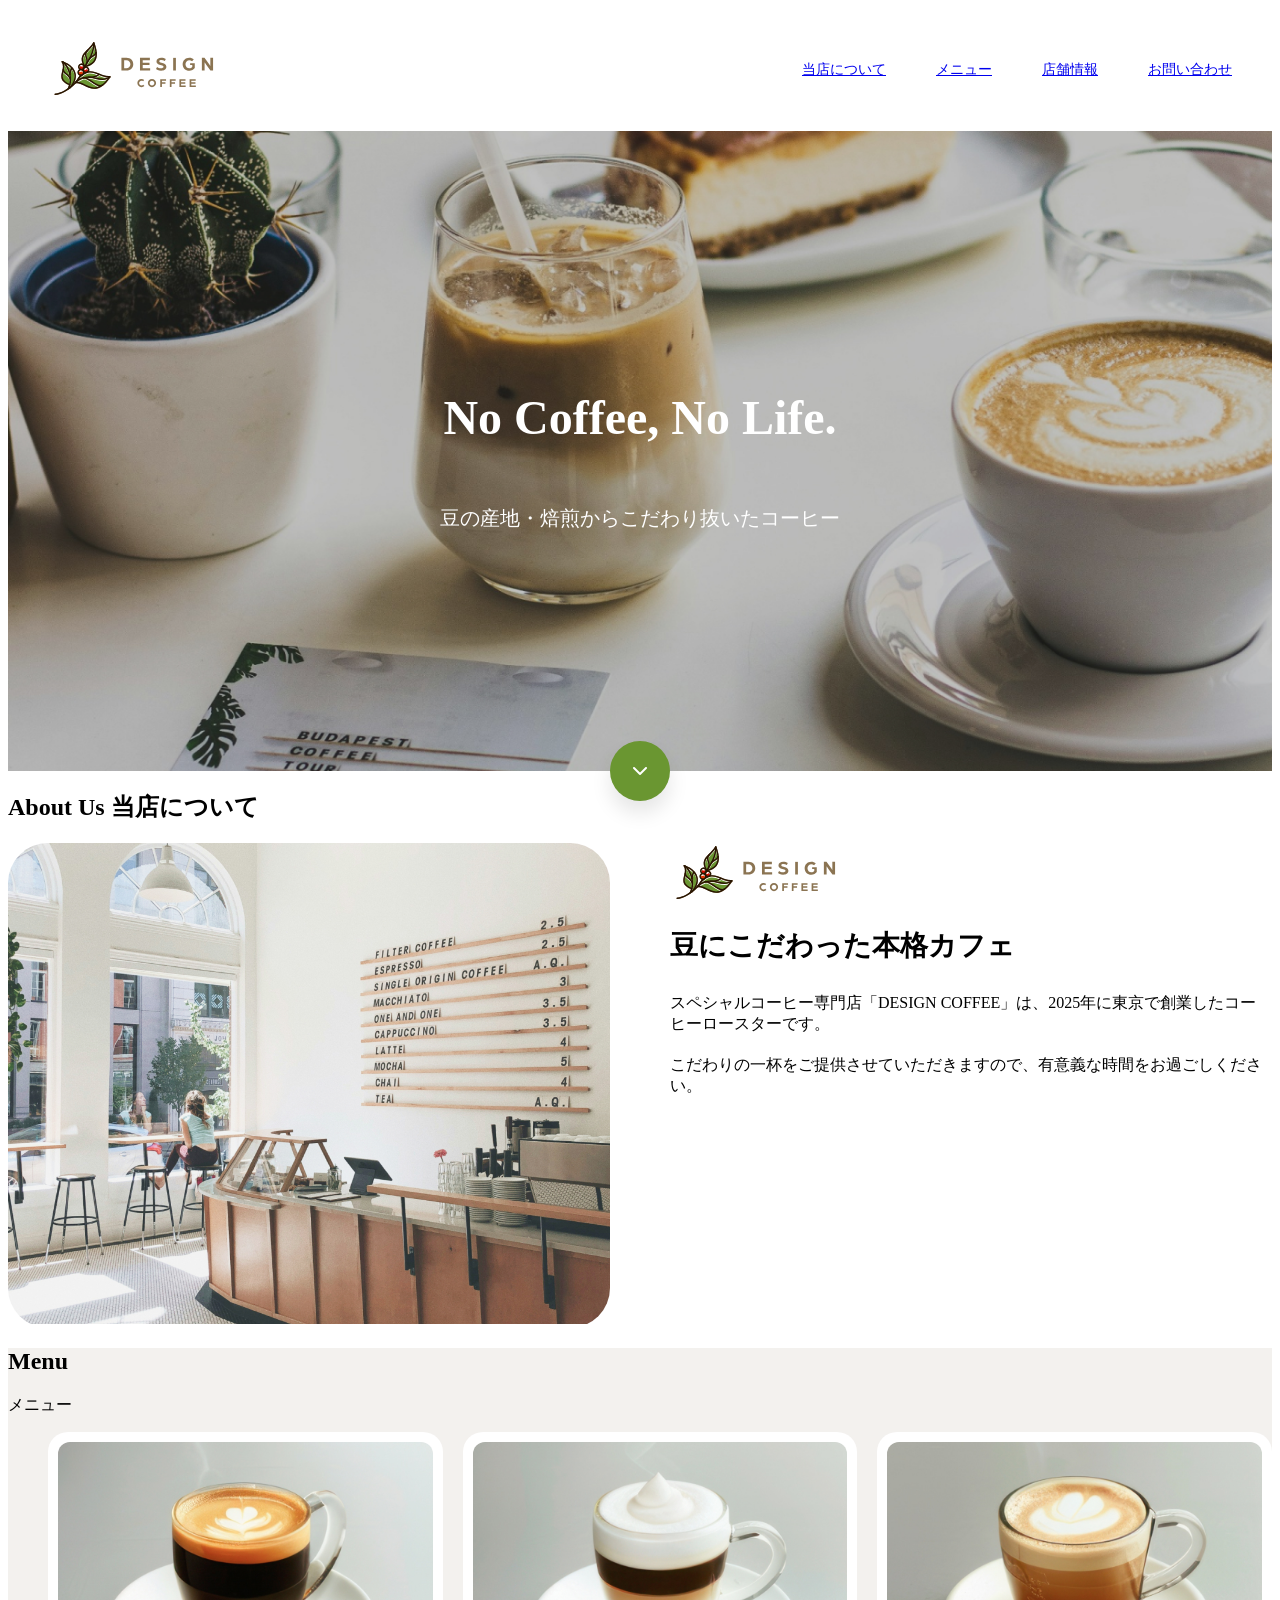
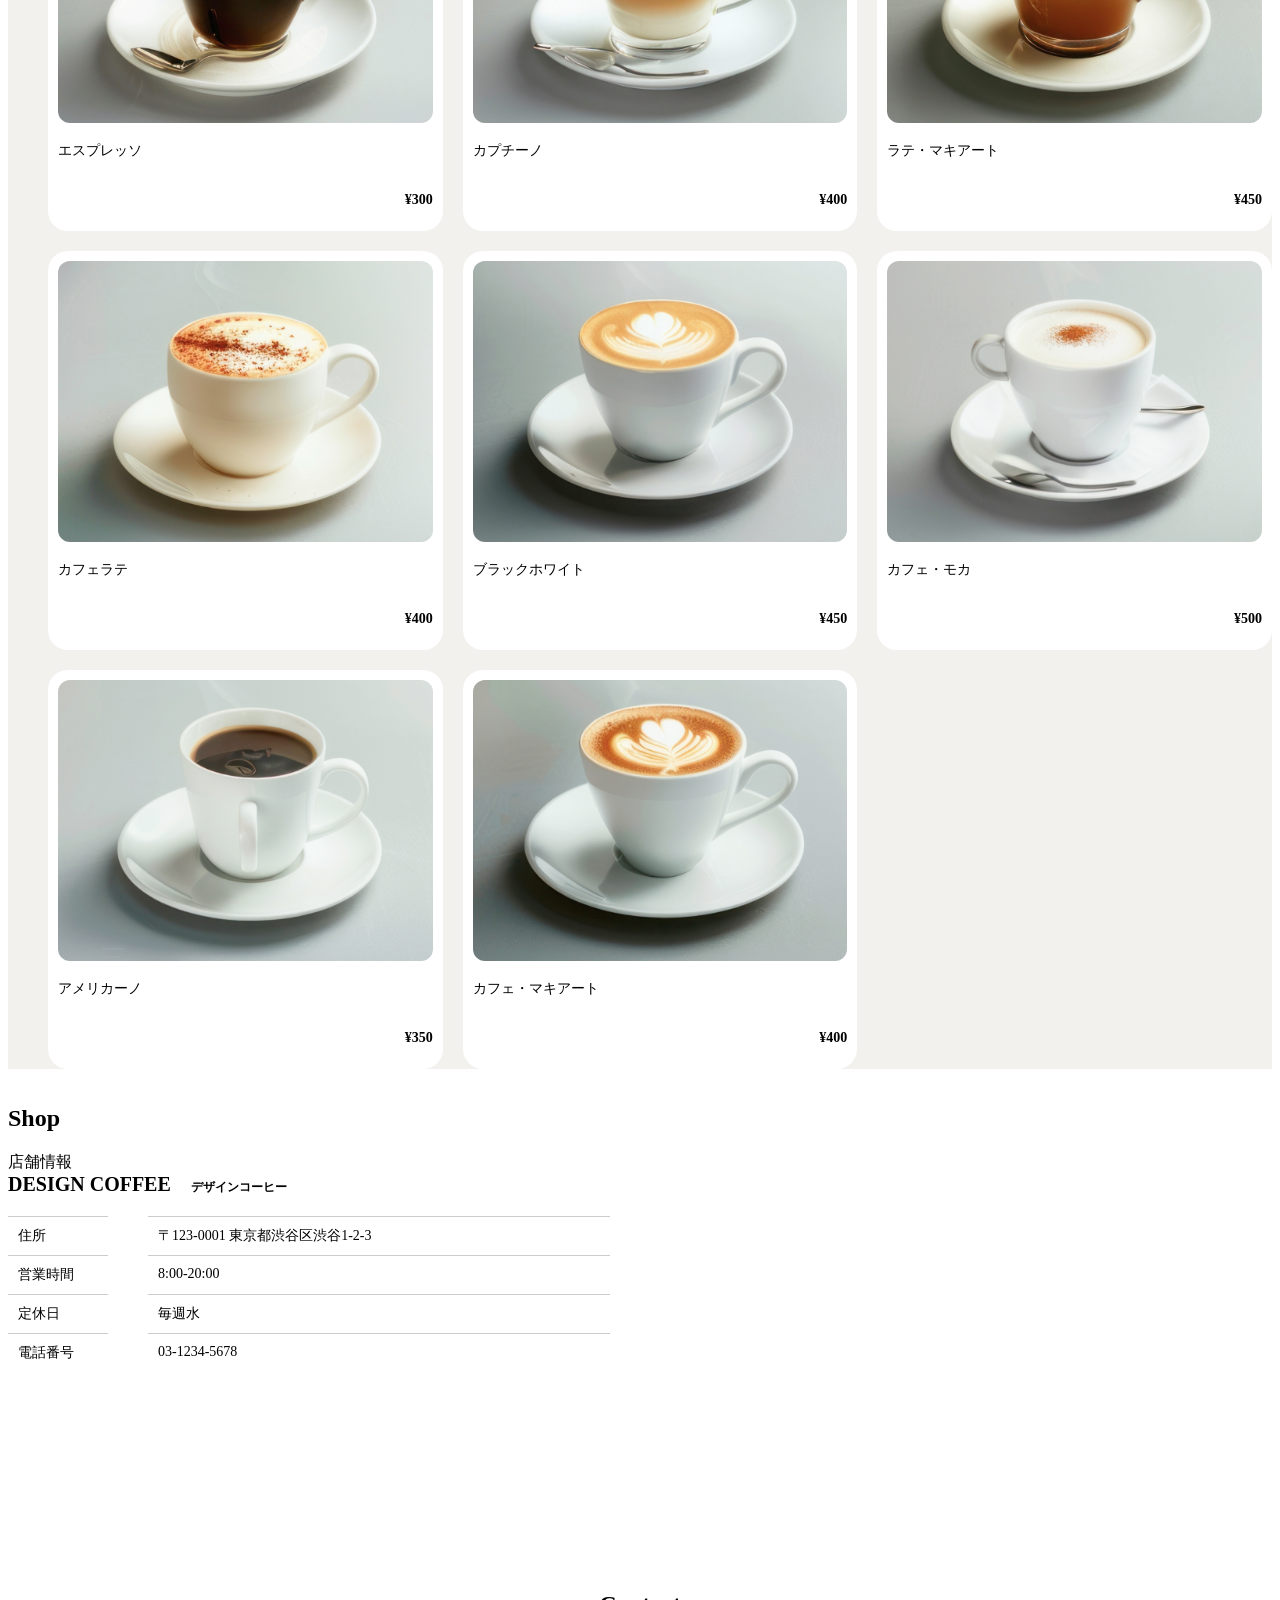
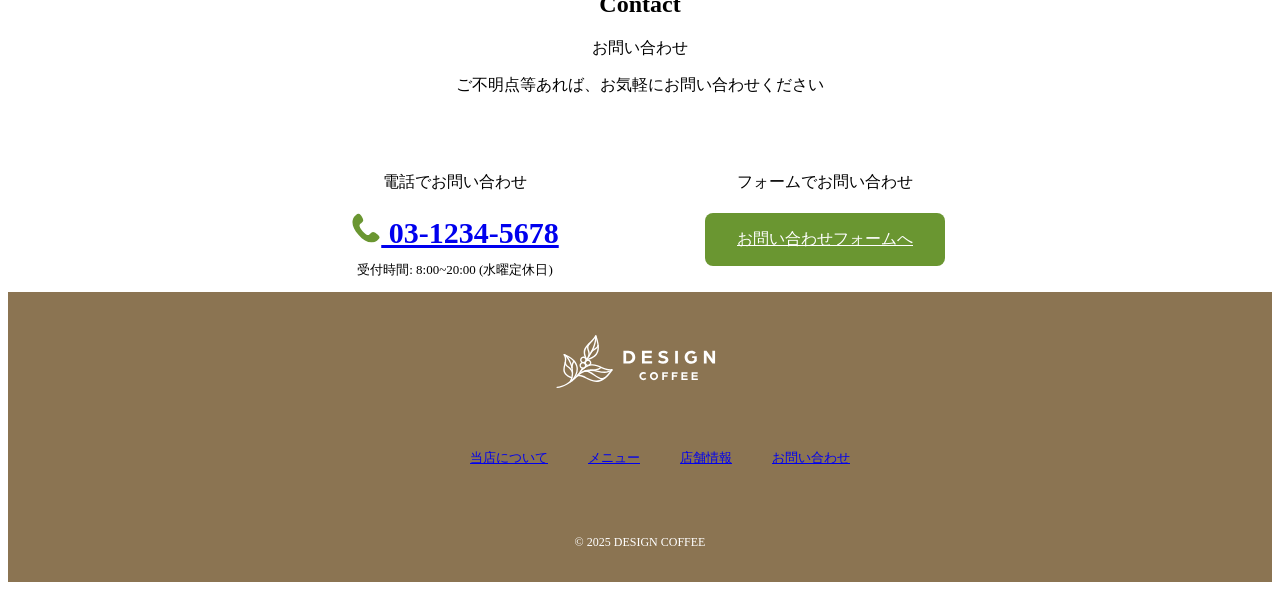
<file: index.html>
<!DOCTYPE html>
<html lang="ja">
<head>
  <meta charset="UTF-8">
  <meta name="viewport" content="width=device-width, initial-scale=1.0">
  <title>Document</title>
  <link rel="stylesheet" href="css/reset.css">
  <link rel="stylesheet" href="css/style.css">
  <link rel="preconnect" href="https://fonts.googleapis.com">
  <link rel="preconnect" href="https://fonts.gstatic.com" crossorigin>
  <link href="https://fonts.googleapis.com/css2?family=Montserrat:ital,wght@0,100..900;1,100..900&family=Noto+JP:wght@100..900&display=swap" rel="stylesheet">
</head>
<body>
  <header>
    <h1>
      <a href="index.html" class="logo"><img src="img/logo.svg" alt="DESIGN COFFEEのロゴ"></a>
    </h1>
    <nav>
      <ul>
        <li><a href="index.html#about">当店について</a></li>
        <li><a href="index.html#menu">メニュー</a></li>
        <li><a href="index.html#shop">店舗情報</a></li>
        <li><a href="index.html#contact">お問い合わせ</a></li>
      </ul>
    </nav>
  </header>
  <section class="hero">
    <h2>No Coffee, No Life.</h2>
    <p>豆の産地・焙煎からこだわり抜いたコーヒー</p>
    <a href="#about">
      <img src="img/down.png" alt="下へスクロール">
    </a>
  </section>
  <section class="main-section about" id="about">
    <div class="container">
      <div class="heading-group">
        <h2>About Us
          <span>当店について</span>
        </h2>
      </div>
      <div class="layout">
        <div class="image">
          <img src="img/about-photo.jpg" alt="当店の写真">
        </div>
        <div class="text">
          <img src="img/logo.svg" alt="DESIGN COFFEEのロゴ">
          <h3>豆にこだわった本格カフェ</h3>
          <p>スペシャルコーヒー専門店「DESIGN COFFEE」は、2025年に東京で創業したコーヒーロースターです。</p>

          <p>こだわりの一杯をご提供させていただきますので、有意義な時間をお過ごしください。</p>
        </div>
      </div>
    </div>
  </section>
  <section class="main-section menu" id="menu">
    <div class="container">
     <div class="heading-group">
       <h2>Menu</h2>
       <span>メニュー</span>
     </div>
     <ul class="menu-list">
       <li>
         <div class="menu-card">
           <img src="img/menu-1.jpg" alt="エスプレッソ">
           <p class="name">エスプレッソ</p>
           <p class="price">¥300</p>
         </div>
       </li>
       <li>
         <div class="menu-card">
           <img src="img/menu-2.jpg" alt="カプチーノ">
           <p class="name">カプチーノ</p>
           <p class="price">¥400</p>
         </div>
       </li>
       <li>
         <div class="menu-card">
           <img src="img/menu-3.jpg" alt="ラテ・マキアート">
           <p class="name">ラテ・マキアート</p>
           <p class="price">¥450</p>
         </div>
       </li>
       <li>
         <div class="menu-card">
           <img src="img/menu-4.jpg" alt="カフェラテ">
           <p class="name">カフェラテ</p>
           <p class="price">¥400</p>
         </div>
       </li>
       <li>
         <div class="menu-card">
           <img src="img/menu-5.jpg" alt="ブラックホワイト">
           <p class="name">ブラックホワイト</p>
           <p class="price">¥450</p>
         </div>
       </li>
       <li>
         <div class="menu-card">
           <img src="img/menu-6.jpg" alt="カフェ・モカ">
           <p class="name">カフェ・モカ</p>
           <p class="price">¥500</p>
         </div>
       </li>
       <li>
         <div class="menu-card">
           <img src="img/menu-7.jpg" alt="アメリカーノ">
           <p class="name">アメリカーノ</p>
           <p class="price">¥350</p>
         </div>
       </li>
       <li>
         <div class="menu-card">
           <img src="img/menu-8.jpg" alt="カフェ・マキアート">
           <p class="name">カフェ・マキアート</p>
           <p class="price">¥400</p>
         </div>
       </li>
     </ul>
    </div>
  </section>
  <section class="main-section shop" id="shop">
    <div class="container">
      <div class="layout">
        <div class="text">
         <div class="heading-group">
           <h2>Shop</h2>
           <span>店舗情報</span>
         </div>
         <h3>
           DESIGN COFFEE
           <span>デザインコーヒー</span>
         </h3>
         <dl>
           <dt>住所</dt>
           <dd>〒123-0001 東京都渋谷区渋谷1-2-3</dd>
           <dt>営業時間</dt>
           <dd>8:00-20:00</dd>
           <dt>定休日</dt>
           <dd>毎週水</dd>
           <dt>電話番号</dt>
           <dd>03-1234-5678</dd>
         </dl>
        </div>
        <div class="map">
          <iframe src="https://www.google.com/maps/embed?pb=!1m18!1m12!1m3!1d3101.4369494831367!2d138.18330060000002!3d36.0077979!2m3!1f0!2f0!3f0!3m2!1i1024!2i768!4f13.1!3m3!1m2!1s0x601c50e71f7adf49%3A0x2a9c9bdd30254f00!2z5YWs56uL6KuP6Kiq5p2x5Lqs55CG56eR5aSn5a2m!5e1!3m2!1sja!2sjp!4v1779078267489!5m2!1sja!2sjp" width="600" height="450" style="border:0;" allowfullscreen="" loading="lazy" referrerpolicy="no-referrer-when-downgrade"></iframe>
        </div>
      </div>
    </div>
  </section>
  <section class="main-section contact" id="contact">
    <div class="container">
      <div class="heading-group">
        <h2>Contact</h2>
        <span>お問い合わせ</span>
      </div>
      <p>ご不明点等あれば、お気軽にお問い合わせください</p>
      <div class="layout">
        <div class="tel">
          <p class="label">電話でお問い合わせ</p>
          <a href="tel:0312345678" class="number">
            <img src="img/icon-tel.svg" alt="電話アイコン">
            03-1234-5678
          </a>
          <p class="hour">受付時間: 8:00~20:00 (水曜定休日) </p>
        </div>
        <div class="form">
          <p class="label">フォームでお問い合わせ</p>
          <a href="contact.html" class="button">お問い合わせフォームへ</a>
        </div>
      </div>
    </div>
  </section>
  <footer>
    <a href="index.html" class="logo">
      <img src="img/logo-white.svg" alt="DESIGN COFFEEのロゴ">
    </a>
    <nav>
      <ul>
        <li>
          <a href="index.html#about">当店について</a>
        </li>
        <li>
          <a href="index.html#menu">メニュー</a>
        </li>
        <li>
          <a href="index.html#shop">店舗情報</a>
        </li>
        <li>
          <a href="index.html#contact">お問い合わせ</a>
        </li>
      </ul>
    </nav>
    <p class="copyright">&copy; 2025 DESIGN COFFEE</p>
  </footer>
</body>
</html>
</file>
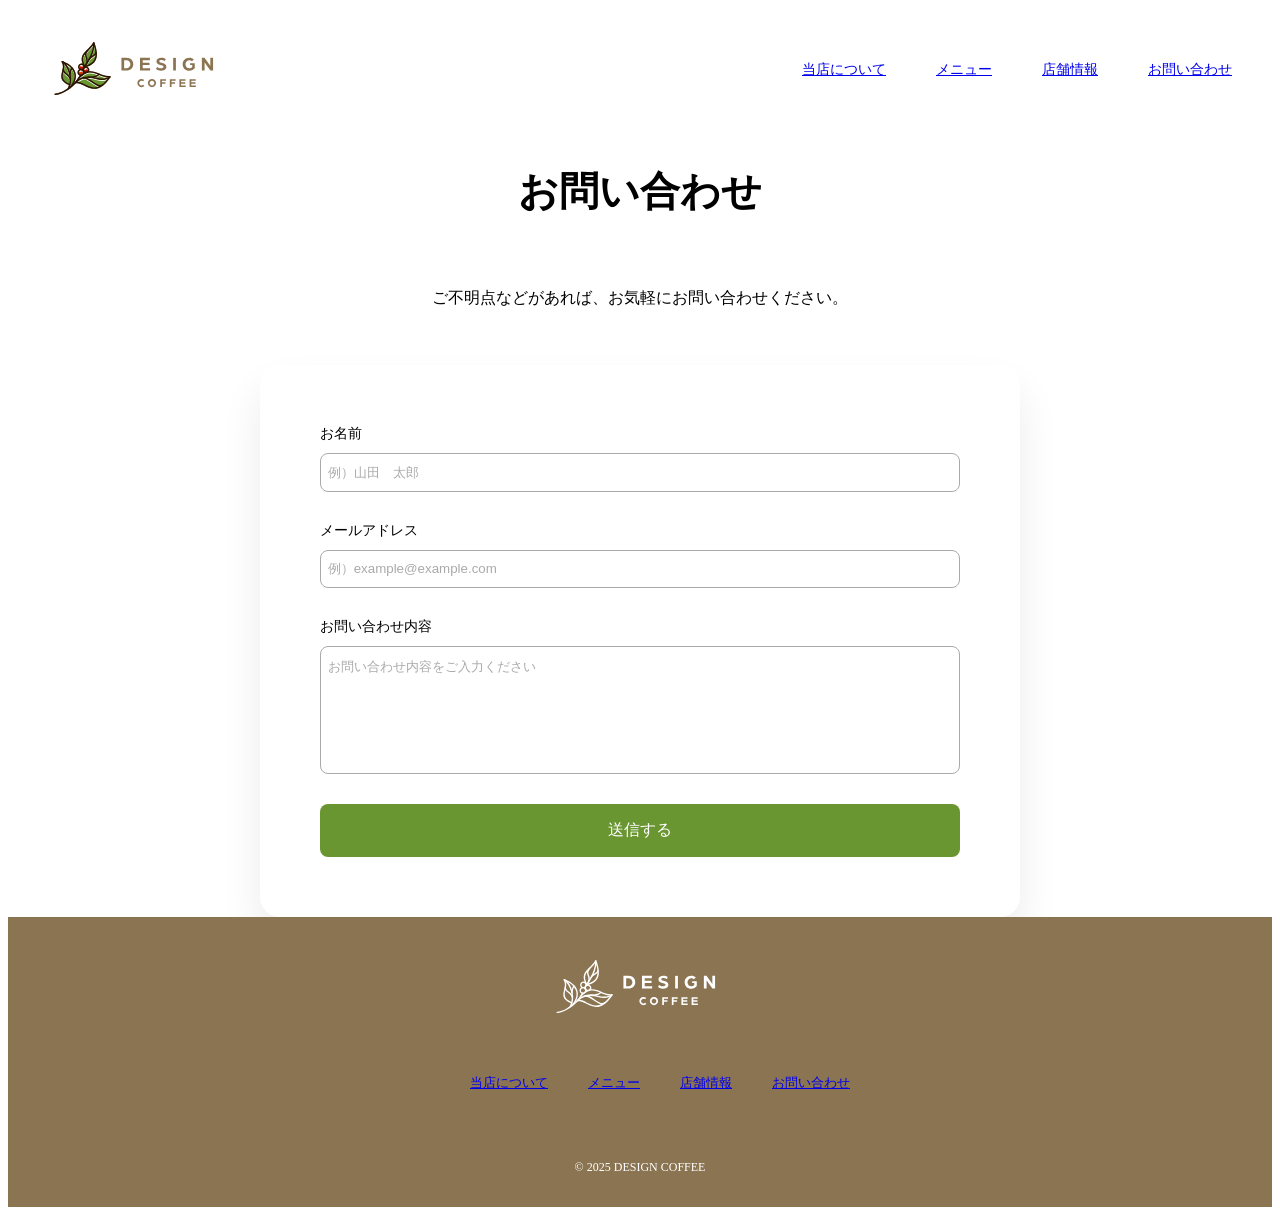
<file: contact.html>
<!DOCTYPE html>
<html lang="ja">
<head>
  <meta charset="UTF-8">
  <meta name="viewport" content="width=device-width, initial-scale=1.0">
  <title>Document</title>
  <link rel="stylesheet" href="css/reset.css">
  <link rel="stylesheet" href="css/style.css">
  <link rel="preconnect" href="https://fonts.googleapis.com">
  <link rel="preconnect" href="https://fonts.gstatic.com" crossorigin>
  <link href="https://fonts.googleapis.com/css2?family=Montserrat:ital,wght@0,100..900;1,100..900&family=Noto+JP:wght@100..900&display=swap" rel="stylesheet">
</head>
<body>
  <header>
    <h1>
      <a href="index.html" class="logo"><img src="img/logo.svg" alt="DESIGN COFFEEのロゴ"></a>
    </h1>
    <nav>
      <ul>
        <li><a href="index.html#about">当店について</a></li>
        <li><a href="index.html#menu">メニュー</a></li>
        <li><a href="index.html#shop">店舗情報</a></li>
        <li><a href="index.html#contact">お問い合わせ</a></li>
      </ul>
    </nav>
  </header>
  <main class="lower-main">
    <div class="lower-heading-group">
      <h2>お問い合わせ</h2>
      <p>ご不明点などがあれば、お気軽にお問い合わせください。</p>
    </div>
    <form class="form-box" action="https://api.staticforms.xyz/submit" method="post">
      <input type="hidden" name="accessKey" value="sf_59a52504d8b9f342c3a593c7">
      <input type="hidden" name="redirecTo" value="https://www.sus.ac.jp">
      <div class="form-item">
        <label>お名前</label>
        <input type="text" name="name" placeholder="例）山田　太郎">
      </div>
      <div class="form-item">
        <label>メールアドレス</label>
        <input type="email" name="email" placeholder="例）example@example.com">
      </div>
      <div class="form-item">
        <label>お問い合わせ内容</label>
        <textarea rows="7" name="message" placeholder="お問い合わせ内容をご入力ください"></textarea>
      </div>
      <div class="form-item">
        <button type="submit">送信する</button>
      </div>
    </form>    
  </main>
  <footer>
    <a href="index.html" class="logo">
      <img src="img/logo-white.svg" alt="DESIGN COFFEEのロゴ">
    </a>
    <nav>
      <ul>
        <li>
          <a href="index.html#about">当店について</a>
        </li>
        <li>
          <a href="index.html#menu">メニュー</a>
        </li>
        <li>
          <a href="index.html#shop">店舗情報</a>
        </li>
        <li>
          <a href="index.html#contact">お問い合わせ</a>
        </li>
      </ul>
    </nav>
    <p class="copyright">&copy; 2025 DESIGN COFFEE</p>
  </footer>
</body>
</html>
</file>
<file: css/style.css>
@charset "utf-8";
</file>
